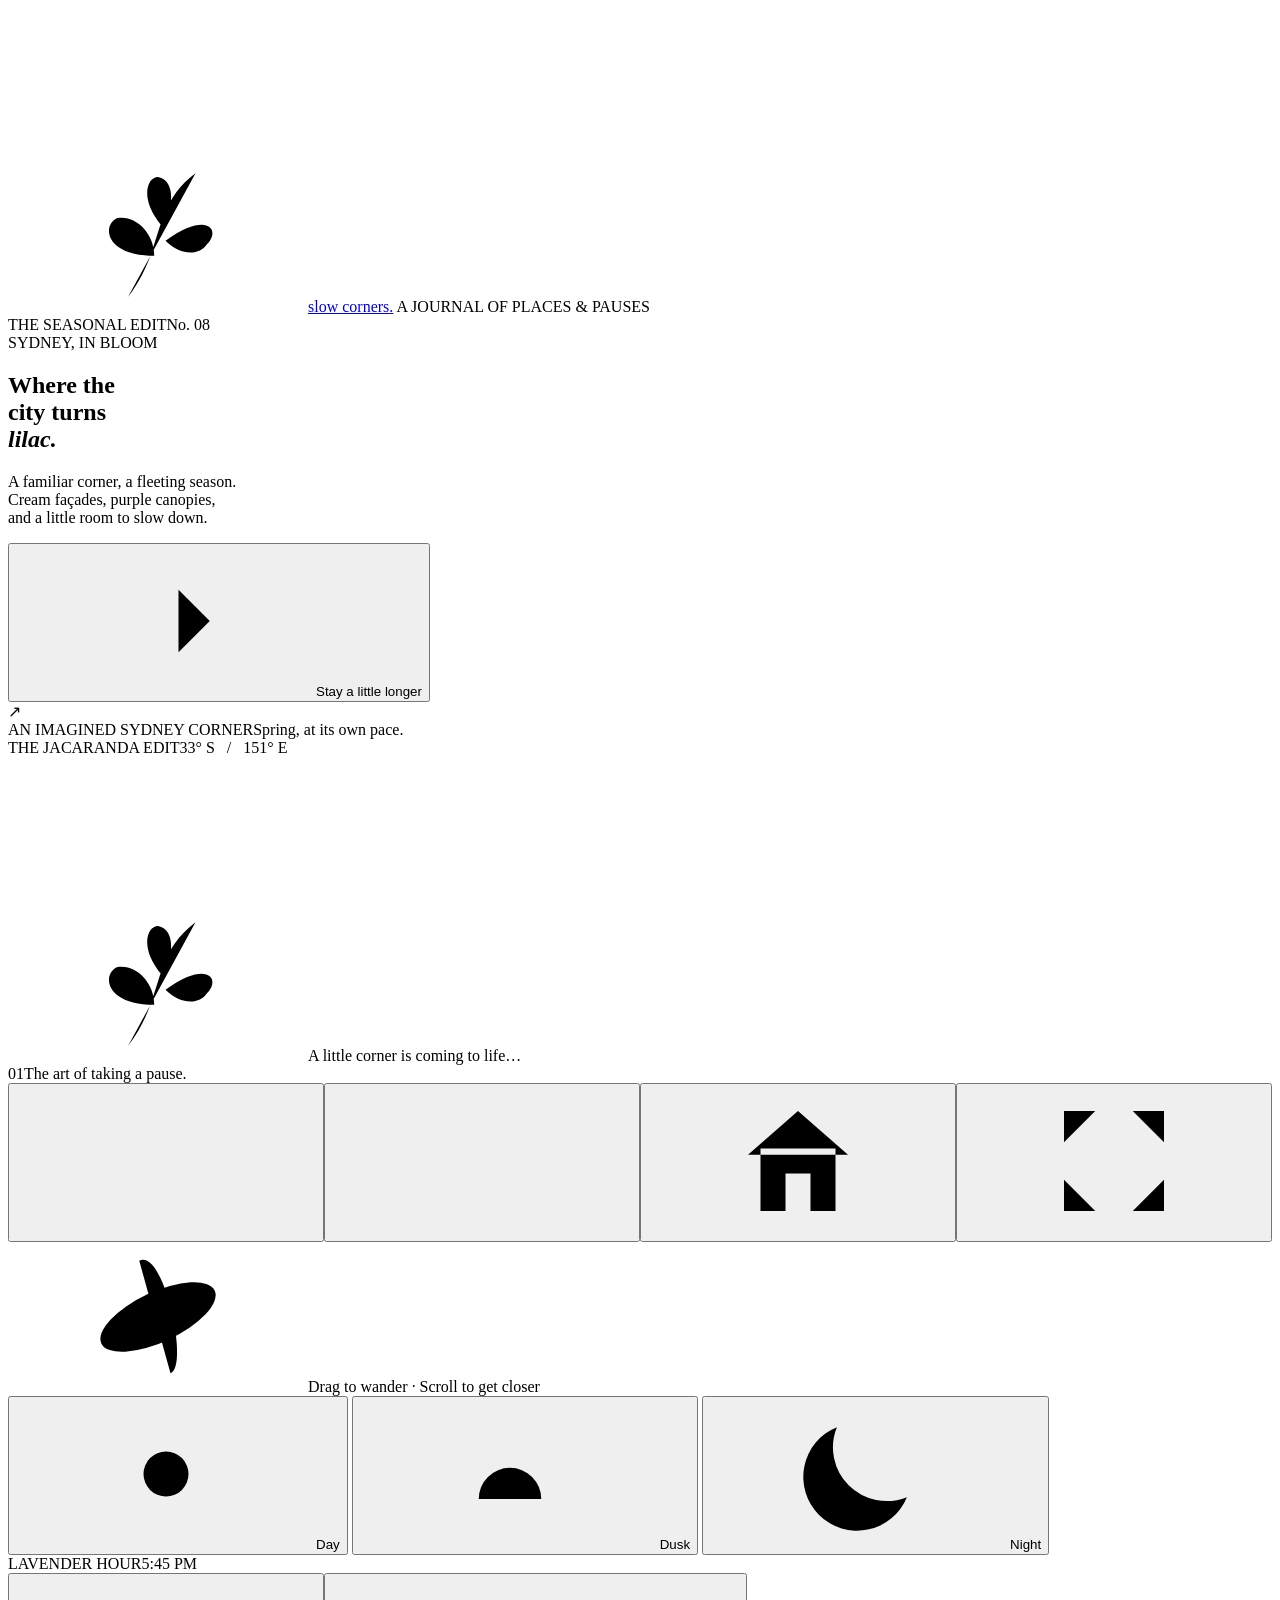
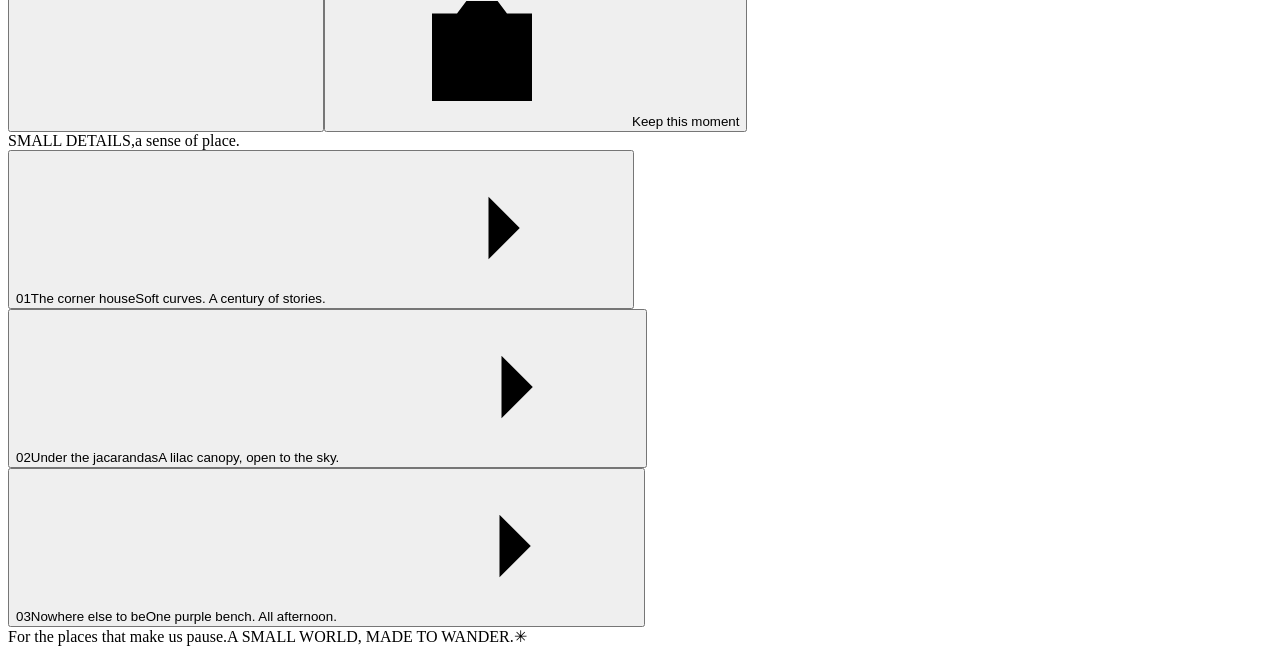
<file: src/index.template.html>
<!doctype html>
<html lang="en">
<head>
  <meta charset="utf-8">
  <meta name="viewport" content="width=device-width, initial-scale=1">
  <meta name="theme-color" content="#f7f5ef">
  <meta name="description" content="A small, quiet Sydney corner in jacaranda season. An interactive illustrated diorama, from daylight to the glow of evening.">
  <title>The Jacaranda Edit — Slow Corners</title>
  <style>/* EMBED_FONTS */
/* EMBED_STYLES */</style>
</head>
<body>
<svg class="icon-sprite" xmlns="http://www.w3.org/2000/svg" aria-hidden="true"><defs>
  <symbol id="sun" viewBox="0 0 24 24"><circle cx="12" cy="12" r="3.6"/><path d="M12 2v2m0 16v2M2 12h2m16 0h2M4.9 4.9l1.5 1.5m11.2 11.2 1.5 1.5m0-14.2-1.5 1.5M6.4 17.6l-1.5 1.5"/></symbol>
  <symbol id="dusk" viewBox="0 0 24 24"><path d="M3 16h18M5 20h14M7 16a5 5 0 0 1 10 0M12 3v3M3 9l2 2m16-2-2 2"/></symbol>
  <symbol id="moon" viewBox="0 0 24 24"><path d="M19.5 15.7A8.6 8.6 0 0 1 8.3 4.5a8.6 8.6 0 1 0 11.2 11.2Z"/><path d="M17 3v4m-2-2h4"/></symbol>
  <symbol id="arrow" viewBox="0 0 24 24"><path d="M5 12h14m-5-5 5 5-5 5"/></symbol>
  <symbol id="plus" viewBox="0 0 24 24"><path d="M5 12h14M12 5v14"/></symbol>
  <symbol id="minus" viewBox="0 0 24 24"><path d="M5 12h14"/></symbol>
  <symbol id="home" viewBox="0 0 24 24"><path d="m4 11 8-7 8 7M6 10v10h12V10M10 20v-6h4v6"/></symbol>
  <symbol id="pause" viewBox="0 0 24 24"><path d="M9 5v14M15 5v14"/></symbol>
  <symbol id="play" viewBox="0 0 24 24"><path d="m8 5 11 7-11 7Z"/></symbol>
  <symbol id="camera" viewBox="0 0 24 24"><path d="M8 6 9.5 4h5L16 6h4v14H4V6Z"/><circle cx="12" cy="13" r="3.5"/></symbol>
  <symbol id="expand" viewBox="0 0 24 24"><path d="M4 9V4h5m6 0h5v5M4 15v5h5m6 0h5v-5"/></symbol>
  <symbol id="orbit" viewBox="0 0 24 24"><ellipse cx="12" cy="12" rx="10" ry="4" transform="rotate(-25 12 12)"/><path d="M9 3c4-2 8 17 5 18"/></symbol>
  <symbol id="leaf" viewBox="0 0 36 40"><path d="M10 36C20 23 16 12 28 3M17 25C4 25 3 17 7 15c5-1 10 4 10 10Zm2-8c-6-7-4-13-1-13 5 1 4 9 1 13Zm1 4c11-8 15-3 11 1-2 3-7 3-11-1Z"/></symbol>
</defs></svg>
<div class="page-shell">
  <header class="masthead">
    <a class="brand" href="#" aria-label="Slow Corners, return to the opening view"><svg class="brand-sprig"><use href="#leaf"/></svg><span>slow corners<span class="brand-period">.</span></span></a>
    <span class="masthead-center">A JOURNAL OF PLACES &amp; PAUSES</span>
    <div class="issue"><span>THE SEASONAL EDIT</span><span class="issue-number">No. 08</span></div>
  </header>

  <main>
    <section class="hero" aria-labelledby="hero-title">
      <div class="editorial">
        <div class="eyebrow"><span class="tiny-rule"></span> SYDNEY, IN BLOOM</div>
        <h1 id="hero-title">Where the<br>city turns<br><em>lilac.</em></h1>
        <p class="intro">A familiar corner, a fleeting season.<br> Cream façades, purple canopies,<br> and a little room to slow down.</p>
        <button class="closer-link" id="closer"><span class="round-arrow"><svg><use href="#arrow"/></svg></span><span>Stay a little longer</span></button>
        <div class="editorial-bottom"><span class="location-mark">↗</span><div><span class="small-label">AN IMAGINED SYDNEY CORNER</span><span class="location-sub">Spring, at its own pace.</span></div></div>
      </div>

      <div class="scene-column">
        <div class="scene-topline"><span class="scene-label"><span class="live-dot"></span> THE JACARANDA EDIT</span><span class="scene-edition">33° S &nbsp; / &nbsp; 151° E</span></div>
        <div class="scene-wrap" id="scene-wrap">
          <div class="scene-halo" aria-hidden="true"></div>
          <canvas id="scene" tabindex="0" role="img" aria-label="Interactive three-dimensional Sydney street corner, with a cream three-storey house, curving iron balconies, a purple bench and branching jacaranda trees. Drag to rotate, scroll to zoom. Arrow keys rotate; plus and minus zoom; R resets the view; 1, 2 and 3 change the light."></canvas>
          <div class="loading" id="loading"><svg class="loading-sprig"><use href="#leaf"/></svg><span>A little corner is coming to life…</span></div>
          <div class="render-error" id="render-error" hidden><h2>A moment, please.</h2><p>This little world needs WebGL. Open this file in a recent version of Chrome, Edge, Firefox or Safari with hardware acceleration enabled.</p><button id="retry">Try again</button></div>
          <div class="scene-caption"><span class="caption-index">01</span><span id="view-caption">The art of taking a pause.</span></div>
          <div class="view-tools" aria-label="View controls"><button id="zoom-in" class="tool" aria-label="Zoom in" title="Zoom in (+)"><svg><use href="#plus"/></svg></button><button id="zoom-out" class="tool" aria-label="Zoom out" title="Zoom out (−)"><svg><use href="#minus"/></svg></button><span class="tool-divider"></span><button id="reset-view" class="tool" aria-label="Reset view" title="Return to the opening view (R)"><svg><use href="#home"/></svg></button><button id="fullscreen" class="tool" aria-label="Expand the scene" title="Expand the scene"><svg><use href="#expand"/></svg></button></div>
          <div class="scene-hint"><svg><use href="#orbit"/></svg><span>Drag to wander <i>·</i> Scroll to get closer</span></div>
        </div>
        <div class="experience-bar">
          <div class="light-controls" role="group" aria-label="Time of day">
            <button data-time="0" aria-pressed="false"><svg><use href="#sun"/></svg><span>Day</span></button>
            <button data-time="0.5" aria-pressed="true" class="active"><svg><use href="#dusk"/></svg><span>Dusk</span></button>
            <button data-time="1" aria-pressed="false"><svg><use href="#moon"/></svg><span>Night</span></button>
          </div>
          <div class="light-caption"><span id="light-moment">LAVENDER HOUR</span><span class="light-caption-line"></span><span id="scene-clock">5:45 PM</span></div>
          <div class="extra-controls"><button id="motion" class="tool" aria-label="Pause falling petals" aria-pressed="false" title="Pause falling petals"><svg><use href="#pause"/></svg></button><button id="postcard" class="tool postcard-button" aria-label="Save a postcard" title="Save a postcard"><svg><use href="#camera"/></svg><span>Keep this moment</span></button></div>
        </div>
      </div>
    </section>

    <section class="field-notes" aria-label="Explore three small details">
      <div class="notes-title"><span class="small-label">SMALL DETAILS,</span><span class="notes-serif">a sense of place.</span></div>
      <button class="note active" data-view="house" aria-pressed="true"><span class="note-number">01</span><span class="note-copy"><span class="note-title">The corner house</span><span class="note-desc">Soft curves. A century of stories.</span></span><svg><use href="#arrow"/></svg></button>
      <button class="note" data-view="bloom" aria-pressed="false"><span class="note-number">02</span><span class="note-copy"><span class="note-title">Under the jacarandas</span><span class="note-desc">A lilac canopy, open to the sky.</span></span><svg><use href="#arrow"/></svg></button>
      <button class="note" data-view="bench" aria-pressed="false"><span class="note-number">03</span><span class="note-copy"><span class="note-title">Nowhere else to be</span><span class="note-desc">One purple bench. All afternoon.</span></span><svg><use href="#arrow"/></svg></button>
    </section>
  </main>
  <footer><span>For the places that make us pause.</span><span>A SMALL WORLD, MADE TO WANDER.</span><span class="footer-petal">✳</span></footer>
</div>
<div class="toast" id="toast" role="status" aria-live="polite"></div>
<script>/* EMBED_VENDOR */</script>
<script>/* EMBED_SCENE */</script>
</body>
</html>
</file>
